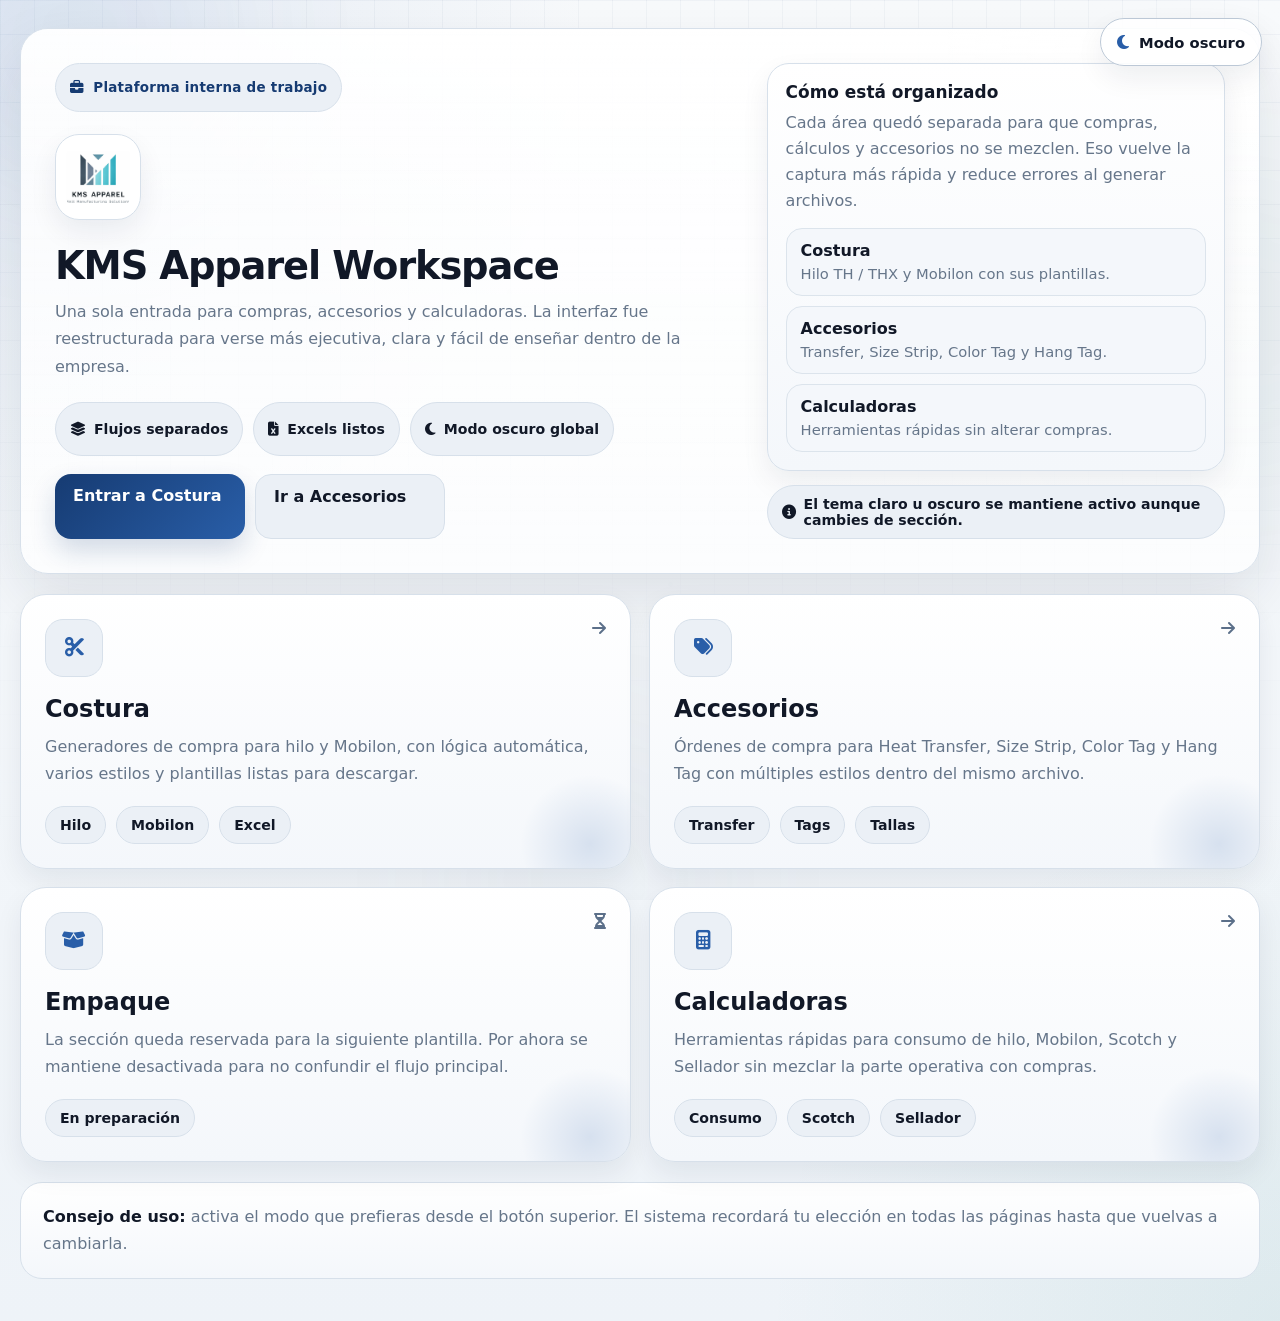
<file: inicio.html>
<!DOCTYPE html>
<html lang="es">
<head>
  <meta charset="UTF-8" />
  <meta name="viewport" content="width=device-width, initial-scale=1.0" />
  <title>KMS Apparel | Inicio</title>
  <script>document.documentElement.dataset.theme = localStorage.getItem("kms-theme") || "light";</script>
  <link rel="stylesheet" href="shared/theme.css" />
  <link rel="stylesheet" href="shared/home.css" />
  <link rel="stylesheet" href="https://cdnjs.cloudflare.com/ajax/libs/font-awesome/6.5.0/css/all.min.css" />
</head>
<body class="app-body">
  <div class="app-background" aria-hidden="true">
    <div class="bg-grid"></div>
    <div class="bg-noise"></div>
    <div class="bg-orb orb-a"></div>
    <div class="bg-orb orb-b"></div>
    <div class="bg-orb orb-c"></div>
    <div class="bg-particles" id="bgParticles"></div>
  </div>

  <button class="theme-toggle" type="button" data-theme-toggle aria-label="Cambiar a modo oscuro">
    <i class="fa-solid fa-moon"></i><span data-theme-label>Modo oscuro</span>
  </button>

  <main class="page-shell centered-shell">
    <div class="landing-shell">
      <section class="glass-panel landing-hero">
        <div class="landing-hero__grid">
          <div class="landing-copy">
            <span class="eyebrow-pill"><i class="fa-solid fa-briefcase"></i> Plataforma interna de trabajo</span>
            <div class="brand-row">
              <img src="shared/logo-kms.png" alt="KMS Apparel" class="brand-mark" />
              <div>
                <h1 class="section-heading">KMS Apparel Workspace</h1>
                <p class="section-copy">Una sola entrada para compras, accesorios y calculadoras. La interfaz fue reestructurada para verse más ejecutiva, clara y fácil de enseñar dentro de la empresa.</p>
              </div>
            </div>

            <div class="landing-points">
              <span><i class="fa-solid fa-layer-group"></i> Flujos separados</span>
              <span><i class="fa-solid fa-file-excel"></i> Excels listos</span>
              <span><i class="fa-solid fa-moon"></i> Modo oscuro global</span>
            </div>

            <div class="landing-actions">
              <a class="btn-primary" href="costura/inicio.html">Entrar a Costura</a>
              <a class="btn-secondary" href="Accesorios/index.html">Ir a Accesorios</a>
            </div>
          </div>

          <aside class="landing-side">
            <div class="side-stack">
              <h3>Cómo está organizado</h3>
              <p>Cada área quedó separada para que compras, cálculos y accesorios no se mezclen. Eso vuelve la captura más rápida y reduce errores al generar archivos.</p>
              <div class="side-list">
                <div><strong>Costura</strong><span>Hilo TH / THX y Mobilon con sus plantillas.</span></div>
                <div><strong>Accesorios</strong><span>Transfer, Size Strip, Color Tag y Hang Tag.</span></div>
                <div><strong>Calculadoras</strong><span>Herramientas rápidas sin alterar compras.</span></div>
              </div>
            </div>
            <div class="quick-note"><i class="fa-solid fa-circle-info"></i> El tema claro u oscuro se mantiene activo aunque cambies de sección.</div>
          </aside>
        </div>
      </section>

      <section class="landing-modules" aria-label="Módulos principales">
        <a class="module-card" href="costura/inicio.html">
          <div class="module-card__head">
            <span class="module-icon"><i class="fa-solid fa-scissors"></i></span>
            <span class="module-arrow"><i class="fa-solid fa-arrow-right"></i></span>
          </div>
          <div class="module-card__body">
            <h2>Costura</h2>
            <p>Generadores de compra para hilo y Mobilon, con lógica automática, varios estilos y plantillas listas para descargar.</p>
          </div>
          <div class="module-card__foot nav-card__chips">
            <span>Hilo</span><span>Mobilon</span><span>Excel</span>
          </div>
        </a>

        <a class="module-card" href="Accesorios/index.html">
          <div class="module-card__head">
            <span class="module-icon"><i class="fa-solid fa-tags"></i></span>
            <span class="module-arrow"><i class="fa-solid fa-arrow-right"></i></span>
          </div>
          <div class="module-card__body">
            <h2>Accesorios</h2>
            <p>Órdenes de compra para Heat Transfer, Size Strip, Color Tag y Hang Tag con múltiples estilos dentro del mismo archivo.</p>
          </div>
          <div class="module-card__foot nav-card__chips">
            <span>Transfer</span><span>Tags</span><span>Tallas</span>
          </div>
        </a>

        <article class="module-card nav-card--static">
          <div class="module-card__head">
            <span class="module-icon"><i class="fa-solid fa-box-open"></i></span>
            <span class="module-arrow"><i class="fa-solid fa-hourglass-half"></i></span>
          </div>
          <div class="module-card__body">
            <h2>Empaque</h2>
            <p>La sección queda reservada para la siguiente plantilla. Por ahora se mantiene desactivada para no confundir el flujo principal.</p>
          </div>
          <div class="module-card__foot nav-card__chips"><span>En preparación</span></div>
        </article>

        <a class="module-card" href="calculadora/inicio.html">
          <div class="module-card__head">
            <span class="module-icon"><i class="fa-solid fa-calculator"></i></span>
            <span class="module-arrow"><i class="fa-solid fa-arrow-right"></i></span>
          </div>
          <div class="module-card__body">
            <h2>Calculadoras</h2>
            <p>Herramientas rápidas para consumo de hilo, Mobilon, Scotch y Sellador sin mezclar la parte operativa con compras.</p>
          </div>
          <div class="module-card__foot nav-card__chips">
            <span>Consumo</span><span>Scotch</span><span>Sellador</span>
          </div>
        </a>
      </section>

      <section class="dashboard-note">
        <strong>Consejo de uso:</strong> activa el modo que prefieras desde el botón superior. El sistema recordará tu elección en todas las páginas hasta que vuelvas a cambiarla.
      </section>
    </div>
  </main>

  <script src="shared/home.js"></script>
  <script src="shared/theme.js"></script>
</body>
</html>
</file>
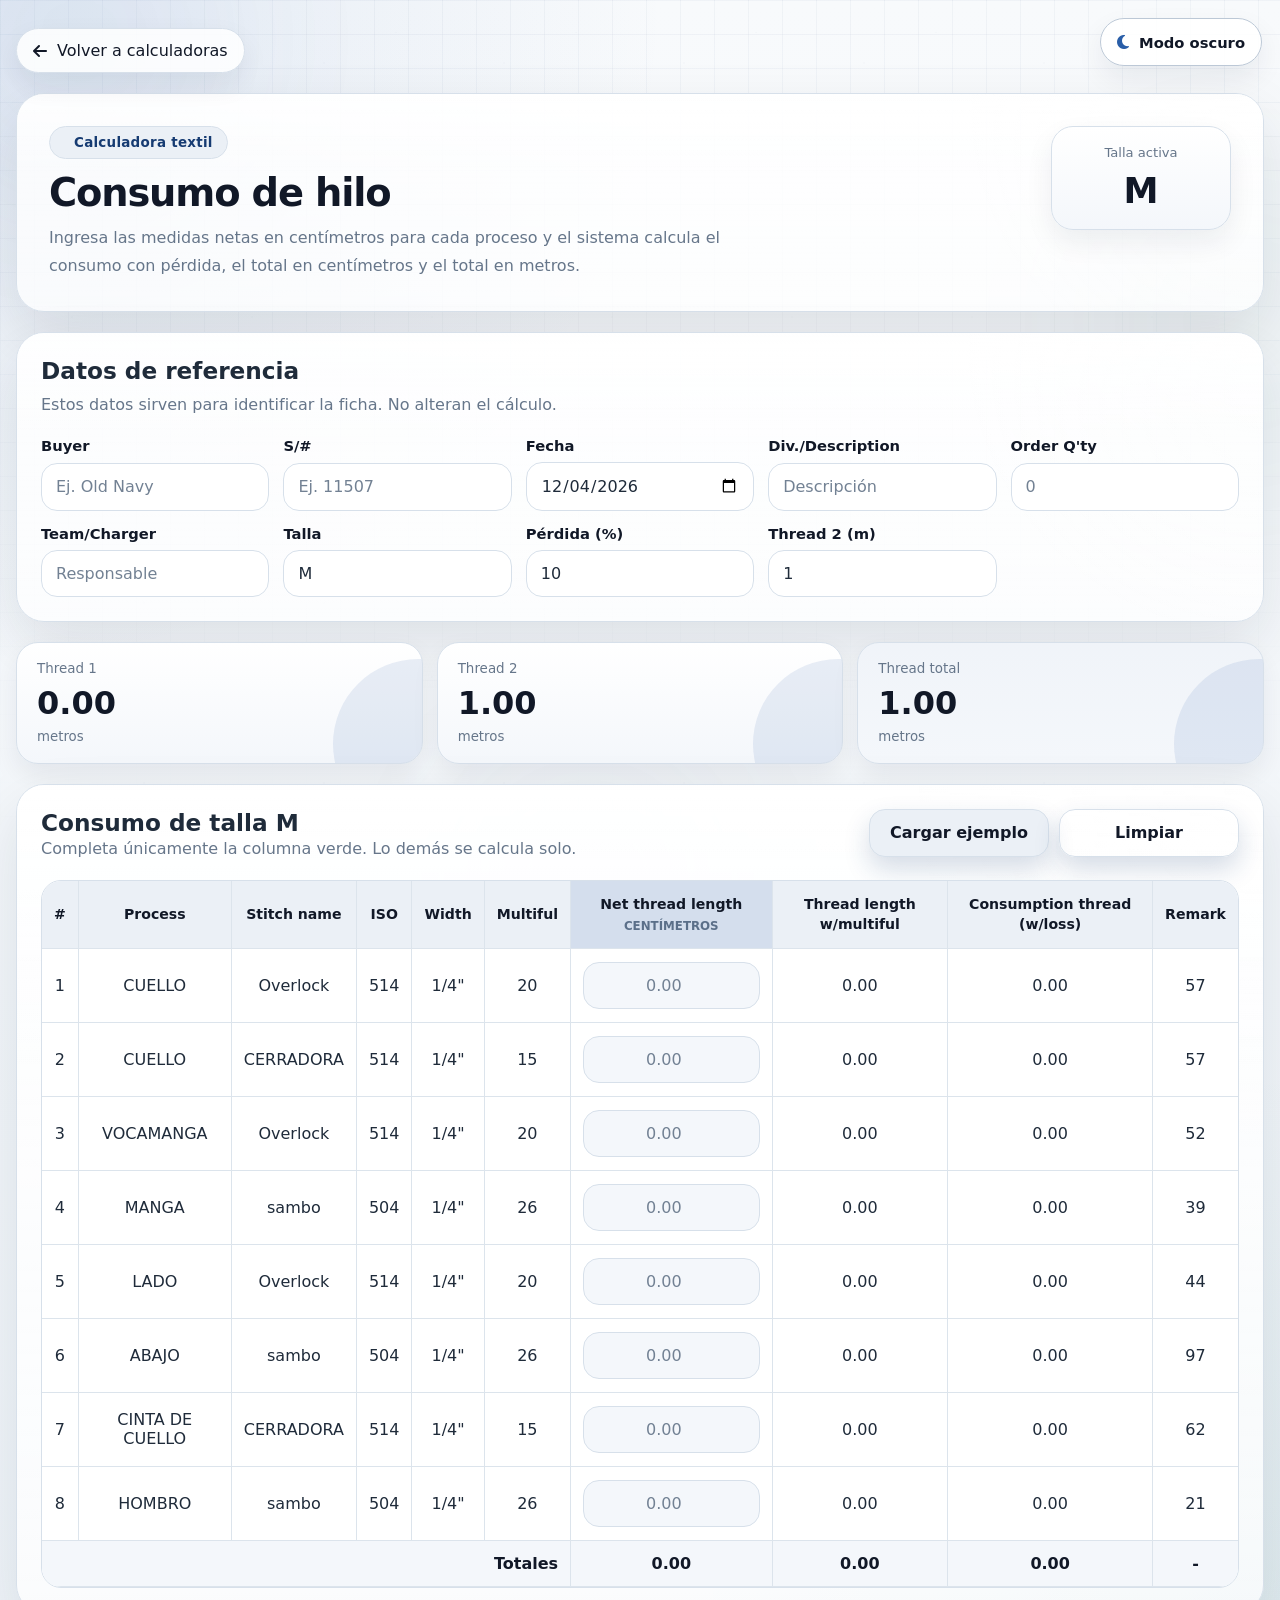
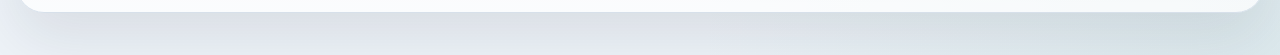
<file: calculadora/hilo.html>
<!DOCTYPE html>
<html lang="es">
<head>
  <meta charset="UTF-8" />
  <meta name="viewport" content="width=device-width, initial-scale=1.0" />
  <title>KMS Apparel | Consumo de hilo</title>
  <script>document.documentElement.dataset.theme = localStorage.getItem("kms-theme") || "light";</script>
  <link rel="stylesheet" href="../shared/theme.css" />
  <link rel="stylesheet" href="../shared/hilo.css" />
  <link rel="stylesheet" href="https://cdnjs.cloudflare.com/ajax/libs/font-awesome/6.5.0/css/all.min.css" />
</head>
<body class="app-body">
  <div class="app-background" aria-hidden="true">
    <div class="bg-grid"></div>
    <div class="bg-noise"></div>
    <div class="bg-orb orb-a"></div>
    <div class="bg-orb orb-b"></div>
    <div class="bg-orb orb-c"></div>
  </div>
  <button class="theme-toggle" type="button" data-theme-toggle aria-label="Cambiar a modo oscuro">
    <i class="fa-solid fa-moon"></i><span data-theme-label>Modo oscuro</span>
  </button>

  <main class="page-shell hilo-shell">
    <a href="inicio.html" class="back-button"><i class="fa-solid fa-arrow-left"></i> Volver a calculadoras</a>

    <section class="glass-panel hilo-hero">
      <div class="panel-inner">
        <div>
          <span class="eyebrow-pill"><i class="fa-solid fa-thread"></i> Calculadora textil</span>
          <h1 class="section-heading" style="margin-top:14px;">Consumo de hilo</h1>
          <p class="section-copy">
            Ingresa las medidas netas en centímetros para cada proceso y el sistema calcula
            el consumo con pérdida, el total en centímetros y el total en metros.
          </p>
        </div>

        <div class="hero-badge">
          <span>Talla activa</span>
          <strong id="sizePreview">M</strong>
        </div>
      </div>
    </section>

    <section class="glass-panel hilo-card">
      <div class="card-header">
        <h2>Datos de referencia</h2>
        <p>Estos datos sirven para identificar la ficha. No alteran el cálculo.</p>
      </div>

      <div class="form-grid">
        <label>
          <span>Buyer</span>
          <input type="text" id="buyer" placeholder="Ej. Old Navy" />
        </label>

        <label>
          <span>S/#</span>
          <input type="text" id="styleNo" placeholder="Ej. 11507" />
        </label>

        <label>
          <span>Fecha</span>
          <input type="date" id="date" />
        </label>

        <label>
          <span>Div./Description</span>
          <input type="text" id="description" placeholder="Descripción" />
        </label>

        <label>
          <span>Order Q'ty</span>
          <input type="number" id="orderQty" min="0" step="1" placeholder="0" />
        </label>

        <label>
          <span>Team/Charger</span>
          <input type="text" id="team" placeholder="Responsable" />
        </label>

        <label>
          <span>Talla</span>
          <input type="text" id="size" value="M" maxlength="10" />
        </label>

        <label>
          <span>Pérdida (%)</span>
          <input type="number" id="lossPercent" value="10" min="0" step="0.1" />
        </label>

        <label>
          <span>Thread 2 (m)</span>
          <input type="number" id="thread2" value="1" min="0" step="0.01" />
        </label>
      </div>
    </section>

    <section class="summary-grid">
      <article class="summary-card">
        <span>Thread 1</span>
        <strong id="thread1Meters">0.00</strong>
        <small>metros</small>
      </article>

      <article class="summary-card">
        <span>Thread 2</span>
        <strong id="thread2Meters">1.00</strong>
        <small>metros</small>
      </article>

      <article class="summary-card summary-card-accent">
        <span>Thread total</span>
        <strong id="threadTotalMeters">1.00</strong>
        <small>metros</small>
      </article>
    </section>

    <section class="glass-panel hilo-card">
      <div class="card-header card-header-inline">
        <div>
          <h2>Consumo de talla <span id="sizeTitle">M</span></h2>
          <p>Completa únicamente la columna verde. Lo demás se calcula solo.</p>
        </div>

        <div class="action-row">
          <button class="btn-secondary" id="fillExampleBtn" type="button">Cargar ejemplo</button>
          <button class="btn-ghost" id="clearBtn" type="button">Limpiar</button>
        </div>
      </div>

      <div class="table-wrap">
        <table>
          <thead>
            <tr>
              <th>#</th>
              <th>Process</th>
              <th>Stitch name</th>
              <th>ISO</th>
              <th>Width</th>
              <th>Multiful</th>
              <th class="th-net">Net thread length<br><span>CENTÍMETROS</span></th>
              <th>Thread length w/multiful</th>
              <th>Consumption thread (w/loss)</th>
              <th>Remark</th>
            </tr>
          </thead>
          <tbody id="tableBody"></tbody>
          <tfoot>
            <tr>
              <td colspan="6" class="tfoot-label">Totales</td>
              <td id="totalNet">0.00</td>
              <td id="totalWithMultiful">0.00</td>
              <td id="totalConsumption">0.00</td>
              <td>-</td>
            </tr>
          </tfoot>
        </table>
      </div>
    </section>
  </main>

  <template id="rowTemplate">
    <tr>
      <td class="col-index"></td>
      <td class="col-process"></td>
      <td class="col-stitch"></td>
      <td class="col-iso"></td>
      <td class="col-width"></td>
      <td class="col-multiful"></td>
      <td class="col-net">
        <input type="number" class="net-input" min="0" step="0.01" placeholder="0.00" />
      </td>
      <td class="col-with-multiful">0.00</td>
      <td class="col-consumption">0.00</td>
      <td class="col-remark"></td>
    </tr>
  </template>

  <script src="js/hilo.js"></script>
  <script src="../shared/theme.js"></script>
</body>
</html>
</file>
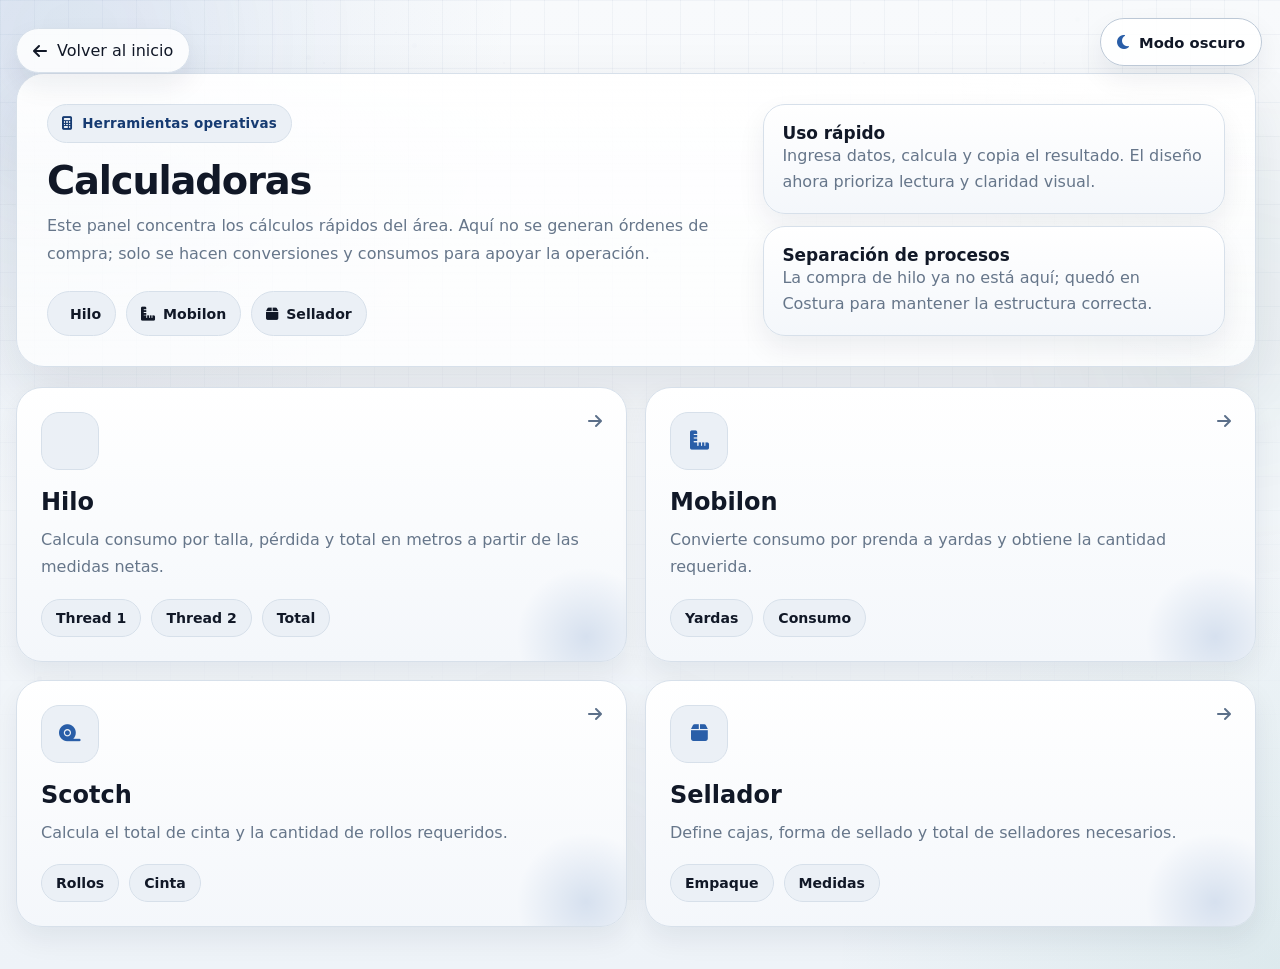
<file: calculadora/inicio.html>
<!DOCTYPE html>
<html lang="es">
<head>
  <meta charset="UTF-8" />
  <meta name="viewport" content="width=device-width, initial-scale=1.0" />
  <title>KMS Apparel | Calculadoras</title>
  <script>document.documentElement.dataset.theme = localStorage.getItem("kms-theme") || "light";</script>
  <link rel="stylesheet" href="../shared/theme.css" />
  <link rel="stylesheet" href="../shared/home.css" />
  <link rel="stylesheet" href="https://cdnjs.cloudflare.com/ajax/libs/font-awesome/6.5.0/css/all.min.css" />
</head>
<body class="app-body">
  <div class="app-background" aria-hidden="true">
    <div class="bg-grid"></div>
    <div class="bg-noise"></div>
    <div class="bg-orb orb-a"></div>
    <div class="bg-orb orb-b"></div>
    <div class="bg-orb orb-c"></div>
    <div class="bg-particles" id="bgParticles"></div>
  </div>
  <button class="theme-toggle" type="button" data-theme-toggle aria-label="Cambiar a modo oscuro">
    <i class="fa-solid fa-moon"></i><span data-theme-label>Modo oscuro</span>
  </button>

  <main class="page-shell">
    <a href="../inicio.html" class="back-button"><i class="fa-solid fa-arrow-left"></i> Volver al inicio</a>

    <div class="dashboard-shell">
      <section class="glass-panel dashboard-hero">
        <div class="panel-inner hero-layout">
          <div class="hero-brand">
            <span class="eyebrow-pill"><i class="fa-solid fa-calculator"></i> Herramientas operativas</span>
            <div class="dashboard-copy">
              <h1 class="section-heading">Calculadoras</h1>
              <p class="section-copy">
                Este panel concentra los cálculos rápidos del área. Aquí no se generan órdenes de compra; solo se hacen conversiones y consumos para apoyar la operación.
              </p>
            </div>
            <div class="hero-meta">
              <span class="meta-chip"><i class="fa-solid fa-thread"></i> Hilo</span>
              <span class="meta-chip"><i class="fa-solid fa-ruler-combined"></i> Mobilon</span>
              <span class="meta-chip"><i class="fa-solid fa-box"></i> Sellador</span>
            </div>
          </div>

          <aside class="hero-side">
            <div class="quick-card">
              <strong>Uso rápido</strong>
              <p>Ingresa datos, calcula y copia el resultado. El diseño ahora prioriza lectura y claridad visual.</p>
            </div>
            <div class="quick-card">
              <strong>Separación de procesos</strong>
              <p>La compra de hilo ya no está aquí; quedó en Costura para mantener la estructura correcta.</p>
            </div>
          </aside>
        </div>
      </section>

      <section class="dashboard-grid" aria-label="Calculadoras disponibles">
        <a class="nav-card accent-mix" href="hilo.html">
          <div class="nav-card__head">
            <span class="nav-card__icon"><i class="fa-solid fa-thread"></i></span>
            <span class="nav-card__arrow"><i class="fa-solid fa-arrow-right"></i></span>
          </div>
          <div class="nav-card__body">
            <h2 class="nav-card__title">Hilo</h2>
            <p class="nav-card__text">Calcula consumo por talla, pérdida y total en metros a partir de las medidas netas.</p>
          </div>
          <div class="nav-card__chips">
            <span>Thread 1</span>
            <span>Thread 2</span>
            <span>Total</span>
          </div>
        </a>

        <a class="nav-card accent-blue" href="mob.html">
          <div class="nav-card__head">
            <span class="nav-card__icon"><i class="fa-solid fa-ruler-combined"></i></span>
            <span class="nav-card__arrow"><i class="fa-solid fa-arrow-right"></i></span>
          </div>
          <div class="nav-card__body">
            <h2 class="nav-card__title">Mobilon</h2>
            <p class="nav-card__text">Convierte consumo por prenda a yardas y obtiene la cantidad requerida.</p>
          </div>
          <div class="nav-card__chips">
            <span>Yardas</span>
            <span>Consumo</span>
          </div>
        </a>

        <a class="nav-card accent-cyan" href="scotch.html">
          <div class="nav-card__head">
            <span class="nav-card__icon"><i class="fa-solid fa-tape"></i></span>
            <span class="nav-card__arrow"><i class="fa-solid fa-arrow-right"></i></span>
          </div>
          <div class="nav-card__body">
            <h2 class="nav-card__title">Scotch</h2>
            <p class="nav-card__text">Calcula el total de cinta y la cantidad de rollos requeridos.</p>
          </div>
          <div class="nav-card__chips">
            <span>Rollos</span>
            <span>Cinta</span>
          </div>
        </a>

        <a class="nav-card accent-pink" href="sellador.html">
          <div class="nav-card__head">
            <span class="nav-card__icon"><i class="fa-solid fa-box"></i></span>
            <span class="nav-card__arrow"><i class="fa-solid fa-arrow-right"></i></span>
          </div>
          <div class="nav-card__body">
            <h2 class="nav-card__title">Sellador</h2>
            <p class="nav-card__text">Define cajas, forma de sellado y total de selladores necesarios.</p>
          </div>
          <div class="nav-card__chips">
            <span>Empaque</span>
            <span>Medidas</span>
          </div>
        </a>
      </section>
    </div>
  </main>

  <script src="../shared/home.js"></script>
  <script src="../shared/theme.js"></script>
</body>
</html>
</file>
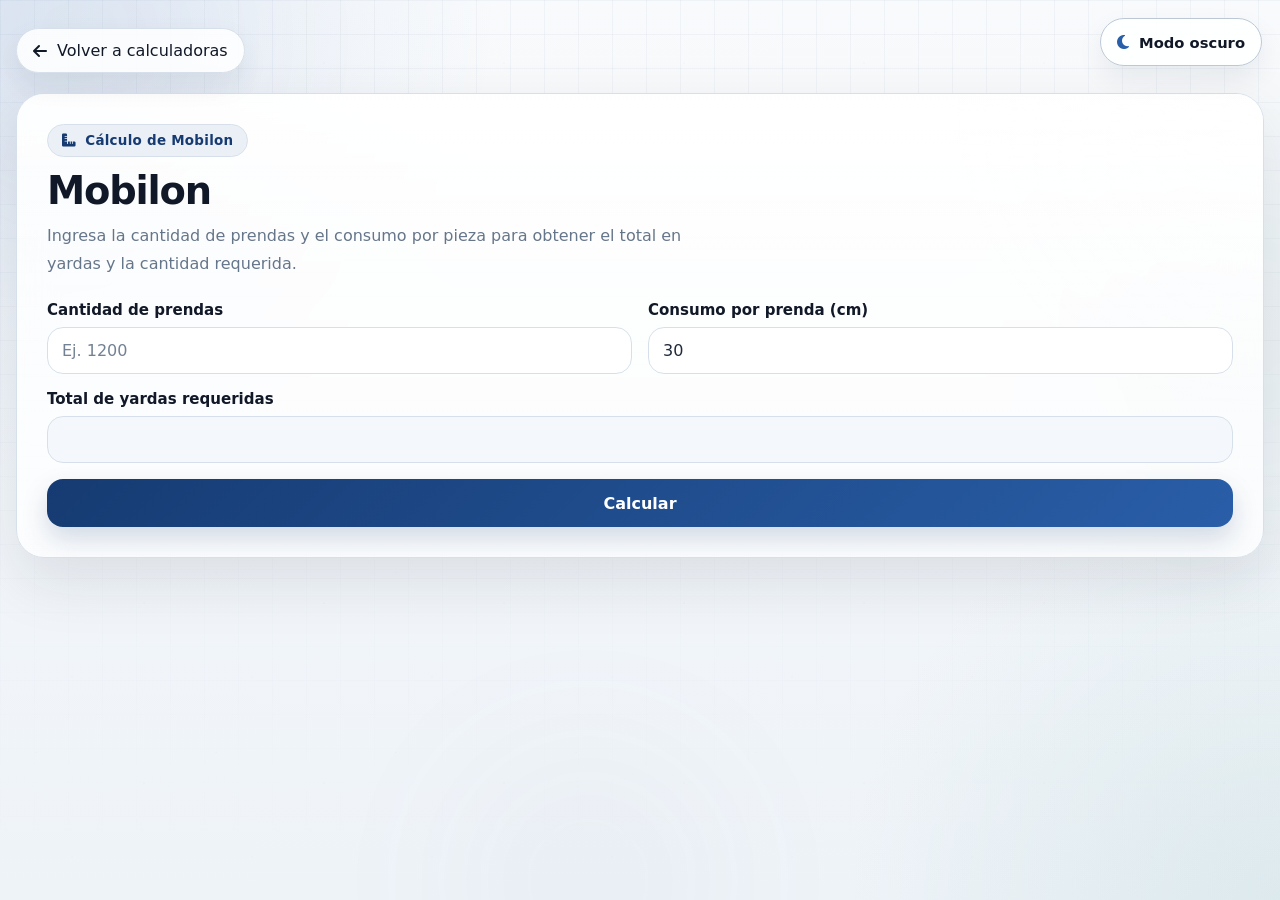
<file: calculadora/mob.html>
<!DOCTYPE html>
<html lang="es">
<head>
  <meta charset="UTF-8" />
  <meta name="viewport" content="width=device-width, initial-scale=1.0" />
  <title>KMS Apparel | Mobilon</title>
  <script>document.documentElement.dataset.theme = localStorage.getItem("kms-theme") || "light";</script>
  <link rel="stylesheet" href="../shared/theme.css" />
  <link rel="stylesheet" href="../shared/forms.css" />
  <link rel="stylesheet" href="https://cdnjs.cloudflare.com/ajax/libs/font-awesome/6.5.0/css/all.min.css" />
</head>
<body class="app-body">
  <div class="app-background" aria-hidden="true">
    <div class="bg-grid"></div>
    <div class="bg-noise"></div>
    <div class="bg-orb orb-a"></div>
    <div class="bg-orb orb-b"></div>
    <div class="bg-orb orb-c"></div>
  </div>
  <button class="theme-toggle" type="button" data-theme-toggle aria-label="Cambiar a modo oscuro">
    <i class="fa-solid fa-moon"></i><span data-theme-label>Modo oscuro</span>
  </button>

  <main class="page-shell tool-shell">
    <a href="inicio.html" class="back-button"><i class="fa-solid fa-arrow-left"></i> Volver a calculadoras</a>

    <section class="glass-panel tool-card">
      <header class="tool-header">
        <span class="eyebrow-pill"><i class="fa-solid fa-ruler-combined"></i> Cálculo de Mobilon</span>
        <div>
          <h1 class="section-heading">Mobilon</h1>
          <p class="section-copy">Ingresa la cantidad de prendas y el consumo por pieza para obtener el total en yardas y la cantidad requerida.</p>
        </div>
      </header>

      <div class="tool-grid">
        <div class="field">
          <label for="piezas">Cantidad de prendas</label>
          <input type="number" id="piezas" inputmode="numeric" placeholder="Ej. 1200" />
        </div>

        <div class="field">
          <label for="consumo">Consumo por prenda (cm)</label>
          <input type="number" id="consumo" value="30" inputmode="decimal" placeholder="0" />
        </div>

        <div class="field full">
          <label for="totalYardas">Total de yardas requeridas</label>
          <input type="number" id="totalYardas" readonly />
        </div>

        <div class="actions">
          <button type="button" onclick="calcularMobilon()">Calcular</button>
        </div>
      </div>

      <div class="result-panel" id="resultado"></div>
    </section>
  </main>

  <script src="js/mob.js"></script>
  <script src="../shared/theme.js"></script>
</body>
</html>
</file>
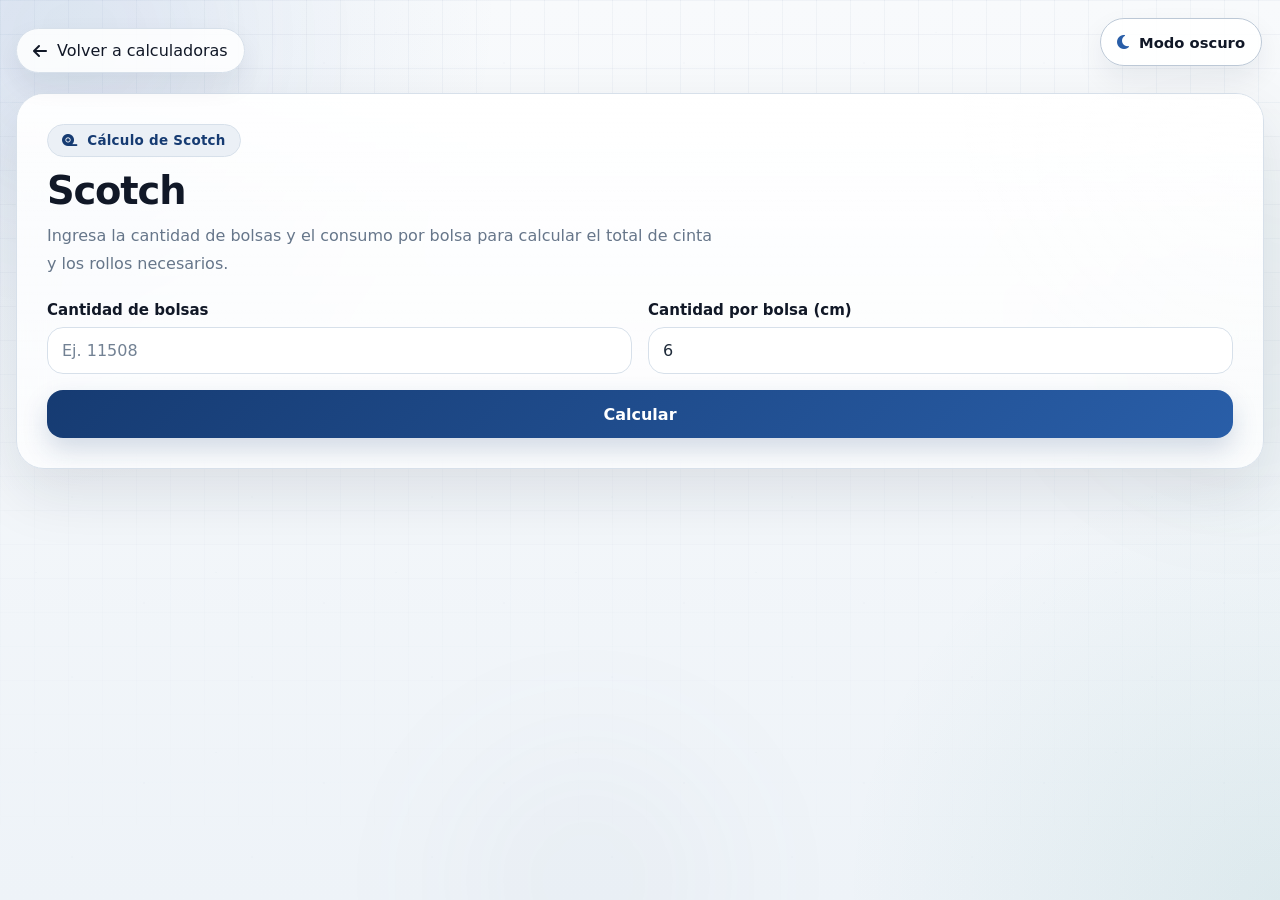
<file: calculadora/scotch.html>
<!DOCTYPE html>
<html lang="es">
<head>
  <meta charset="UTF-8" />
  <meta name="viewport" content="width=device-width, initial-scale=1.0" />
  <title>KMS Apparel | Scotch</title>
  <script>document.documentElement.dataset.theme = localStorage.getItem("kms-theme") || "light";</script>
  <link rel="stylesheet" href="../shared/theme.css" />
  <link rel="stylesheet" href="../shared/forms.css" />
  <link rel="stylesheet" href="https://cdnjs.cloudflare.com/ajax/libs/font-awesome/6.5.0/css/all.min.css" />
</head>
<body class="app-body">
  <div class="app-background" aria-hidden="true">
    <div class="bg-grid"></div>
    <div class="bg-noise"></div>
    <div class="bg-orb orb-a"></div>
    <div class="bg-orb orb-b"></div>
    <div class="bg-orb orb-c"></div>
  </div>
  <button class="theme-toggle" type="button" data-theme-toggle aria-label="Cambiar a modo oscuro">
    <i class="fa-solid fa-moon"></i><span data-theme-label>Modo oscuro</span>
  </button>

  <main class="page-shell tool-shell">
    <a href="inicio.html" class="back-button"><i class="fa-solid fa-arrow-left"></i> Volver a calculadoras</a>

    <section class="glass-panel tool-card">
      <header class="tool-header">
        <span class="eyebrow-pill"><i class="fa-solid fa-tape"></i> Cálculo de Scotch</span>
        <div>
          <h1 class="section-heading">Scotch</h1>
          <p class="section-copy">Ingresa la cantidad de bolsas y el consumo por bolsa para calcular el total de cinta y los rollos necesarios.</p>
        </div>
      </header>

      <div class="tool-grid">
        <div class="field">
          <label for="bolsas">Cantidad de bolsas</label>
          <input type="number" id="bolsas" placeholder="Ej. 11508" inputmode="numeric" />
        </div>

        <div class="field">
          <label for="cintaPorBolsa">Cantidad por bolsa (cm)</label>
          <input type="number" id="cintaPorBolsa" value="6" inputmode="decimal" />
        </div>

        <div class="actions">
          <button type="button" onclick="calcularRollos()">Calcular</button>
        </div>
      </div>

      <div class="result-panel" id="resultado"></div>
    </section>
  </main>

  <script src="js/scotch.js"></script>
  <script src="../shared/theme.js"></script>
</body>
</html>
</file>
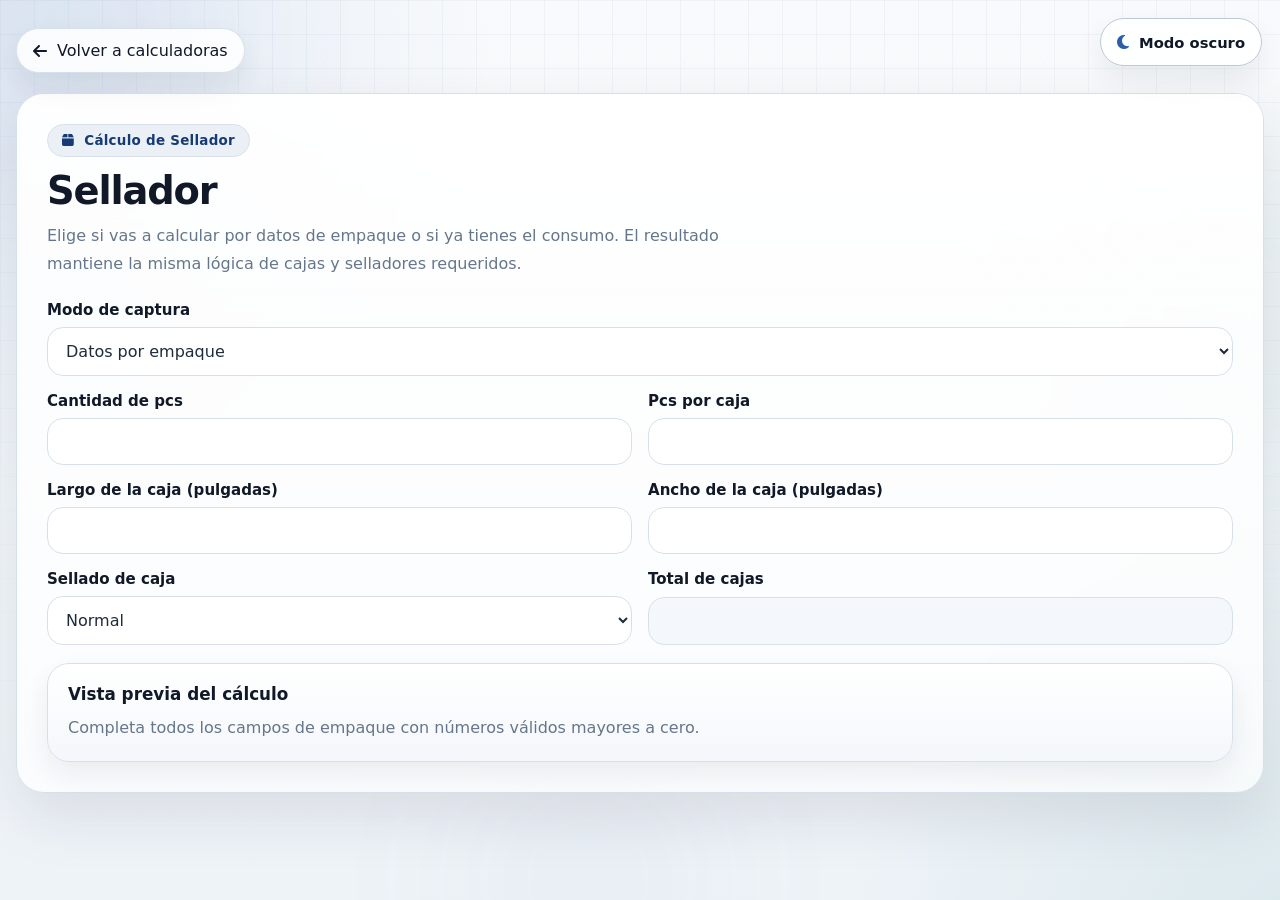
<file: calculadora/sellador.html>
<!DOCTYPE html>
<html lang="es">
<head>
  <meta charset="UTF-8" />
  <meta name="viewport" content="width=device-width, initial-scale=1.0" />
  <title>KMS Apparel | Sellador</title>
  <script>document.documentElement.dataset.theme = localStorage.getItem("kms-theme") || "light";</script>
  <link rel="stylesheet" href="../shared/theme.css" />
  <link rel="stylesheet" href="../shared/forms.css" />
  <link rel="stylesheet" href="https://cdnjs.cloudflare.com/ajax/libs/font-awesome/6.5.0/css/all.min.css" />
</head>
<body class="app-body">
  <div class="app-background" aria-hidden="true">
    <div class="bg-grid"></div>
    <div class="bg-noise"></div>
    <div class="bg-orb orb-a"></div>
    <div class="bg-orb orb-b"></div>
    <div class="bg-orb orb-c"></div>
  </div>
  <button class="theme-toggle" type="button" data-theme-toggle aria-label="Cambiar a modo oscuro">
    <i class="fa-solid fa-moon"></i><span data-theme-label>Modo oscuro</span>
  </button>

  <main class="page-shell tool-shell">
    <a href="inicio.html" class="back-button"><i class="fa-solid fa-arrow-left"></i> Volver a calculadoras</a>

    <section class="glass-panel tool-card">
      <header class="tool-header">
        <span class="eyebrow-pill"><i class="fa-solid fa-box"></i> Cálculo de Sellador</span>
        <div>
          <h1 class="section-heading">Sellador</h1>
          <p class="section-copy">Elige si vas a calcular por datos de empaque o si ya tienes el consumo. El resultado mantiene la misma lógica de cajas y selladores requeridos.</p>
        </div>
      </header>

      <div class="tool-grid">
        <div class="field full">
          <label for="modoCalculo">Modo de captura</label>
          <select id="modoCalculo">
            <option value="empaque">Datos por empaque</option>
            <option value="consumo">Ya tengo consumo</option>
          </select>
        </div>

        <div id="modoEmpaque" class="mode-block">
          <div class="sub-grid">
            <div class="field">
              <label for="piezas">Cantidad de pcs</label>
              <input type="number" id="piezas" inputmode="numeric" min="0" />
            </div>

            <div class="field">
              <label for="porCaja">Pcs por caja</label>
              <input type="number" id="porCaja" inputmode="numeric" min="0" />
            </div>

            <div class="field">
              <label for="largo">Largo de la caja (pulgadas)</label>
              <input type="number" id="largo" inputmode="decimal" min="0" step="any" />
            </div>

            <div class="field">
              <label for="ancho">Ancho de la caja (pulgadas)</label>
              <input type="number" id="ancho" inputmode="decimal" min="0" step="any" />
            </div>

            <div class="field">
              <label for="formaEmpaque">Sellado de caja</label>
              <select id="formaEmpaque">
                <option value="Normal">Normal</option>
                <option value="H">H</option>
              </select>
            </div>

            <div class="field">
              <label for="cajasCalculadas">Total de cajas</label>
              <input type="number" id="cajasCalculadas" readonly />
            </div>
          </div>
        </div>

        <div id="modoConsumo" class="mode-block hidden">
          <div class="sub-grid">
            <div class="field">
              <label for="cajasManual">Cantidad de cajas</label>
              <input type="number" id="cajasManual" inputmode="numeric" min="0" />
            </div>

            <div class="field">
              <label for="consumoManual">Consumo por caja (m)</label>
              <input type="number" id="consumoManual" inputmode="decimal" min="0" step="any" />
            </div>

            <div class="field">
              <label for="formaConsumo">Sellado de caja</label>
              <select id="formaConsumo">
                <option value="Normal">Normal</option>
                <option value="H">H</option>
              </select>
            </div>
          </div>

          <div class="helper-banner">
            <i class="fa-solid fa-circle-info"></i>
            <div>Ingresa directamente la cantidad de cajas y el consumo por caja en metros. El sistema calculará los selladores requeridos con la misma lógica de redondeo de siempre.</div>
          </div>
        </div>

      </div>

      <div class="result-panel sellador-results" id="resultado"></div>
    </section>
  </main>

  <script src="js/sellador.js"></script>
  <script src="../shared/theme.js"></script>
</body>
</html>
</file>
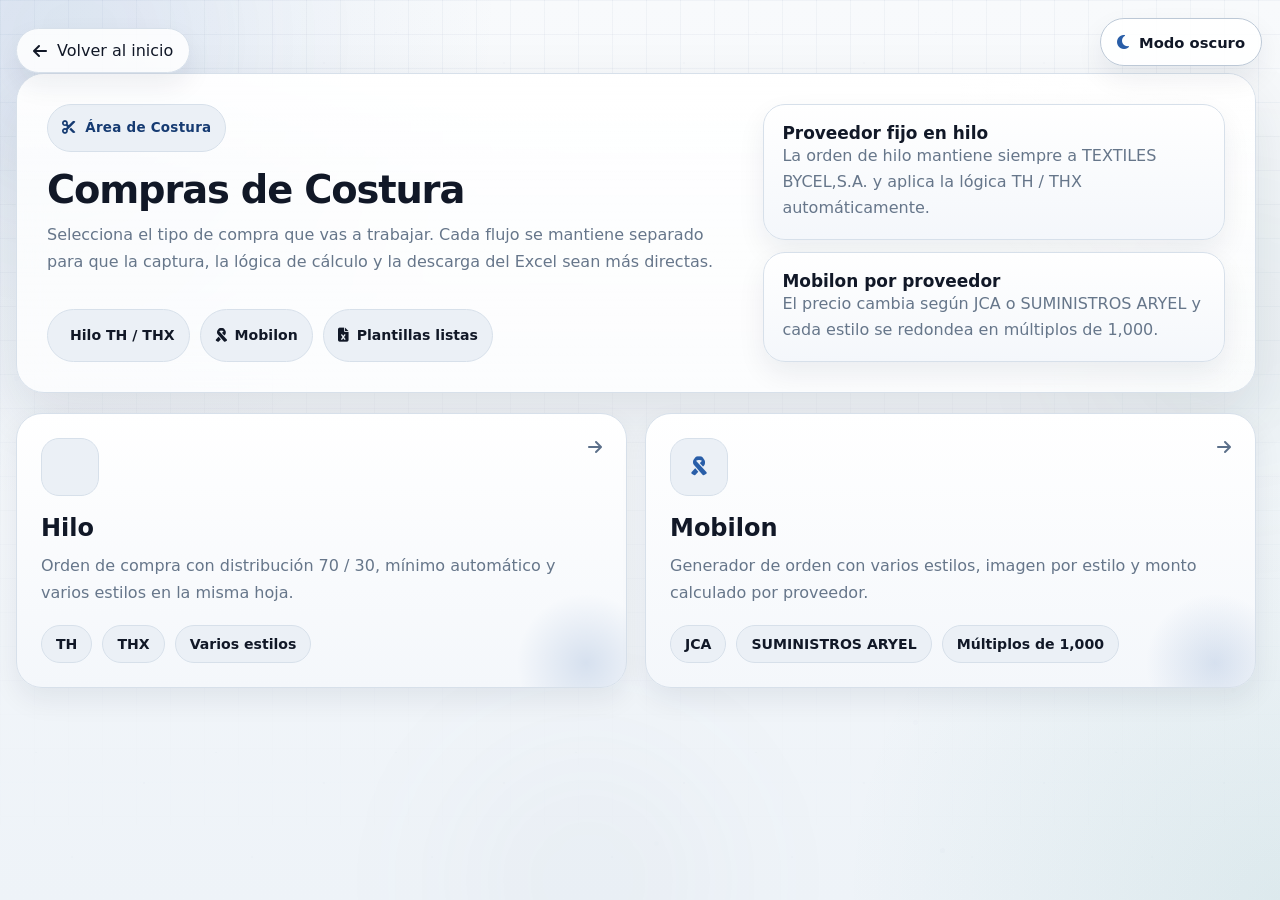
<file: costura/inicio.html>
<!DOCTYPE html>
<html lang="es">
<head>
  <meta charset="UTF-8" />
  <meta name="viewport" content="width=device-width, initial-scale=1.0" />
  <title>KMS Apparel | Costura</title>
  <script>document.documentElement.dataset.theme = localStorage.getItem("kms-theme") || "light";</script>
  <link rel="stylesheet" href="../shared/theme.css" />
  <link rel="stylesheet" href="../shared/home.css" />
  <link rel="stylesheet" href="https://cdnjs.cloudflare.com/ajax/libs/font-awesome/6.5.0/css/all.min.css" />
</head>
<body class="app-body">
  <div class="app-background" aria-hidden="true">
    <div class="bg-grid"></div>
    <div class="bg-noise"></div>
    <div class="bg-orb orb-a"></div>
    <div class="bg-orb orb-b"></div>
    <div class="bg-orb orb-c"></div>
    <div class="bg-particles" id="bgParticles"></div>
  </div>
  <button class="theme-toggle" type="button" data-theme-toggle aria-label="Cambiar a modo oscuro">
    <i class="fa-solid fa-moon"></i><span data-theme-label>Modo oscuro</span>
  </button>

  <main class="page-shell">
    <a href="../inicio.html" class="back-button"><i class="fa-solid fa-arrow-left"></i> Volver al inicio</a>

    <div class="dashboard-shell">
      <section class="glass-panel dashboard-hero">
        <div class="panel-inner hero-layout">
          <div class="hero-brand">
            <span class="eyebrow-pill"><i class="fa-solid fa-scissors"></i> Área de Costura</span>
            <div class="dashboard-copy">
              <h1 class="section-heading">Compras de Costura</h1>
              <p class="section-copy">
                Selecciona el tipo de compra que vas a trabajar. Cada flujo se mantiene separado para que la captura, la lógica de cálculo y la descarga del Excel sean más directas.
              </p>
            </div>
            <div class="hero-meta">
              <span class="meta-chip"><i class="fa-solid fa-spool"></i> Hilo TH / THX</span>
              <span class="meta-chip"><i class="fa-solid fa-ribbon"></i> Mobilon</span>
              <span class="meta-chip"><i class="fa-solid fa-file-excel"></i> Plantillas listas</span>
            </div>
          </div>

          <aside class="hero-side">
            <div class="quick-card">
              <strong>Proveedor fijo en hilo</strong>
              <p>La orden de hilo mantiene siempre a TEXTILES BYCEL,S.A. y aplica la lógica TH / THX automáticamente.</p>
            </div>
            <div class="quick-card">
              <strong>Mobilon por proveedor</strong>
              <p>El precio cambia según JCA o SUMINISTROS ARYEL y cada estilo se redondea en múltiplos de 1,000.</p>
            </div>
          </aside>
        </div>
      </section>

      <section class="dashboard-grid" aria-label="Compras de costura disponibles">
        <a class="nav-card accent-blue" href="produccion.html">
          <div class="nav-card__head">
            <span class="nav-card__icon"><i class="fa-solid fa-spool"></i></span>
            <span class="nav-card__arrow"><i class="fa-solid fa-arrow-right"></i></span>
          </div>
          <div class="nav-card__body">
            <h2 class="nav-card__title">Hilo</h2>
            <p class="nav-card__text">Orden de compra con distribución 70 / 30, mínimo automático y varios estilos en la misma hoja.</p>
          </div>
          <div class="nav-card__chips">
            <span>TH</span>
            <span>THX</span>
            <span>Varios estilos</span>
          </div>
        </a>

        <a class="nav-card accent-cyan" href="mobilon.html">
          <div class="nav-card__head">
            <span class="nav-card__icon"><i class="fa-solid fa-ribbon"></i></span>
            <span class="nav-card__arrow"><i class="fa-solid fa-arrow-right"></i></span>
          </div>
          <div class="nav-card__body">
            <h2 class="nav-card__title">Mobilon</h2>
            <p class="nav-card__text">Generador de orden con varios estilos, imagen por estilo y monto calculado por proveedor.</p>
          </div>
          <div class="nav-card__chips">
            <span>JCA</span>
            <span>SUMINISTROS ARYEL</span>
            <span>Múltiplos de 1,000</span>
          </div>
        </a>
      </section>
    </div>
  </main>

  <script src="../shared/home.js"></script>
  <script src="../shared/theme.js"></script>
</body>
</html>
</file>
<file: shared/theme.css>
:root{
  --bg:#eef3f8;
  --bg-2:#f8fafc;
  --surface:#ffffff;
  --surface-2:#f4f7fb;
  --surface-3:#ebf0f6;
  --surface-4:#e2e9f1;
  --panel:#ffffffee;
  --panel-border:#d7e0ea;
  --panel-border-strong:#bcc8d6;
  --line-soft:#dce4ec;
  --text:#1f2b3a;
  --text-strong:#111827;
  --muted:#66768a;
  --muted-strong:#4e5f72;
  --primary:#295ea8;
  --primary-strong:#163b72;
  --secondary:#5b6f89;
  --accent:#0f766e;
  --accent-soft:#e6f5f3;
  --warning:#a16207;
  --success:#0f766e;
  --danger:#be123c;
  --shadow:0 24px 60px rgba(20, 31, 50, .10);
  --shadow-soft:0 12px 28px rgba(20, 31, 50, .07);
  --radius-xl:28px;
  --radius-lg:22px;
  --radius-md:16px;
  --radius-sm:12px;
  --container:1280px;
  --transition:220ms cubic-bezier(.2,.8,.2,1);
}

html[data-theme="dark"]{
  --bg:#0b1220;
  --bg-2:#10192b;
  --surface:#10192b;
  --surface-2:#132033;
  --surface-3:#17263d;
  --surface-4:#1d304a;
  --panel:#0f1828eb;
  --panel-border:#23344b;
  --panel-border-strong:#335072;
  --line-soft:#24364e;
  --text:#e6edf8;
  --text-strong:#f8fbff;
  --muted:#9aa8bc;
  --muted-strong:#c8d4e4;
  --primary:#4d83d4;
  --primary-strong:#79a3e8;
  --secondary:#8aa0be;
  --accent:#3cc3b6;
  --accent-soft:#143a3a;
  --warning:#f4b65b;
  --success:#55d7a8;
  --danger:#ff7b98;
  --shadow:0 24px 60px rgba(0, 0, 0, .42);
  --shadow-soft:0 16px 32px rgba(0, 0, 0, .28);
}

*,*::before,*::after{box-sizing:border-box}
html{min-height:100%;scroll-behavior:smooth;color-scheme:light}
html[data-theme="dark"]{color-scheme:dark}
body{
  margin:0;
  min-height:100vh;
  font-family:Inter,"Segoe UI",system-ui,-apple-system,BlinkMacSystemFont,Arial,sans-serif;
  color:var(--text);
  background:
    radial-gradient(circle at top left, rgba(41,94,168,.10), transparent 32%),
    radial-gradient(circle at bottom right, rgba(15,118,110,.08), transparent 28%),
    linear-gradient(180deg, var(--bg-2), var(--bg));
  overflow-x:hidden;
  transition:background var(--transition), color var(--transition);
}
img{max-width:100%;display:block}
a{color:inherit;text-decoration:none}
button,input,select,textarea{font:inherit}

.app-background{position:fixed; inset:0; overflow:hidden; pointer-events:none; z-index:0}
.bg-grid,.bg-noise,.bg-particles{position:absolute; inset:0}
.bg-grid{
  background-image:
    linear-gradient(rgba(92, 118, 155, .06) 1px, transparent 1px),
    linear-gradient(90deg, rgba(92, 118, 155, .06) 1px, transparent 1px);
  background-size:34px 34px;
  mask-image:linear-gradient(180deg, rgba(0,0,0,.95), transparent 95%);
}
html[data-theme="dark"] .bg-grid{
  background-image:
    linear-gradient(rgba(140, 164, 196, .06) 1px, transparent 1px),
    linear-gradient(90deg, rgba(140, 164, 196, .06) 1px, transparent 1px);
}
.bg-noise{
  opacity:.22;
  background-image:
    radial-gradient(circle at 20% 18%, rgba(76, 100, 132, .10) 0 1px, transparent 1px),
    radial-gradient(circle at 80% 35%, rgba(76, 100, 132, .08) 0 1px, transparent 1px),
    radial-gradient(circle at 40% 76%, rgba(76, 100, 132, .06) 0 1px, transparent 1px);
  background-size:180px 180px;
}
.bg-particles span{
  position:absolute; width:5px; height:5px; border-radius:50%;
  background:rgba(56, 92, 142, .14); animation:particleFloat linear infinite;
}
html[data-theme="dark"] .bg-particles span{background:rgba(127, 166, 222, .12)}
.bg-orb{position:absolute; border-radius:50%; filter:blur(80px); opacity:.35}
.orb-a{width:320px;height:320px;top:-120px;left:-80px;background:rgba(67,117,196,.18)}
.orb-b{width:320px;height:320px;right:-120px;top:18%;background:rgba(29,108,101,.12)}
.orb-c{width:280px;height:280px;left:35%;bottom:-120px;background:rgba(117,134,157,.12)}
html[data-theme="dark"] .orb-a{background:rgba(57,130,246,.16)}
html[data-theme="dark"] .orb-b{background:rgba(45,212,191,.12)}
html[data-theme="dark"] .orb-c{background:rgba(100,116,139,.10)}

.page-shell{
  position:relative; z-index:1;
  width:min(var(--container), calc(100% - 32px));
  margin-inline:auto; padding:28px 0 42px;
}
.page-shell.centered-shell{min-height:100vh; display:flex; align-items:center; justify-content:center}

.glass-panel,.card{
  position:relative;
  background:linear-gradient(180deg, rgba(255,255,255,.88), rgba(255,255,255,.72));
  backdrop-filter:blur(18px);
  -webkit-backdrop-filter:blur(18px);
  border:1px solid var(--panel-border);
  border-radius:var(--radius-xl);
  box-shadow:var(--shadow);
  overflow:hidden;
  transition:background var(--transition), border-color var(--transition), box-shadow var(--transition), transform var(--transition);
}
html[data-theme="dark"] .glass-panel,
html[data-theme="dark"] .card{
  background:linear-gradient(180deg, rgba(16,25,43,.92), rgba(11,18,32,.88));
}
.glass-panel::before,.card::before{
  content:""; position:absolute; inset:0;
  background:
    linear-gradient(180deg, rgba(255,255,255,.6), transparent 34%),
    radial-gradient(circle at top right, rgba(255,255,255,.38), transparent 24%);
  pointer-events:none;
}
html[data-theme="dark"] .glass-panel::before,
html[data-theme="dark"] .card::before{
  background:
    linear-gradient(180deg, rgba(255,255,255,.06), transparent 32%),
    radial-gradient(circle at top right, rgba(121,163,232,.08), transparent 22%);
}
.panel-inner{position:relative; z-index:1}

.eyebrow-pill{
  display:inline-flex; align-items:center; gap:10px; width:max-content;
  padding:8px 14px; border-radius:999px; background:var(--surface-3);
  border:1px solid var(--panel-border); color:var(--primary-strong);
  font-weight:700; font-size:.84rem; letter-spacing:.02em;
}
.section-heading{
  margin:0; color:var(--text-strong); font-size:clamp(2rem, 3vw, 3.25rem);
  line-height:1.02; letter-spacing:-.03em;
}
.section-copy{margin:12px 0 0; color:var(--muted); line-height:1.72; font-size:1rem}

.top-utility{
  display:flex; align-items:center; justify-content:space-between; gap:12px; margin-bottom:14px;
}
.back-button{
  position:sticky; top:14px; z-index:20; display:inline-flex; align-items:center; gap:10px;
  width:max-content; padding:12px 16px; border-radius:999px; border:1px solid var(--panel-border);
  background:rgba(255,255,255,.86); color:var(--text-strong); box-shadow:var(--shadow-soft);
}
html[data-theme="dark"] .back-button{background:rgba(16,25,43,.88)}
.back-button:hover{transform:translateY(-1px); border-color:var(--panel-border-strong)}

.theme-toggle{
  position:fixed; right:18px; top:18px; z-index:30;
  display:inline-flex; align-items:center; gap:10px;
  min-height:48px; padding:12px 16px; border-radius:999px;
  border:1px solid var(--panel-border-strong);
  background:rgba(255,255,255,.88); color:var(--text-strong);
  box-shadow:var(--shadow-soft); cursor:pointer;
}
html[data-theme="dark"] .theme-toggle{background:rgba(16,25,43,.92)}
.theme-toggle i{color:var(--primary); font-size:1rem}
.theme-toggle span{font-weight:800; font-size:.92rem}
.theme-toggle:hover{transform:translateY(-1px)}
.theme-toggle:focus-visible{outline:3px solid color-mix(in srgb, var(--primary) 35%, transparent)}

.btn,.btn-primary,.btn-secondary,.btn-ghost,button{
  border:none; border-radius:16px; cursor:pointer;
  transition:transform var(--transition), box-shadow var(--transition), background var(--transition), border-color var(--transition), color var(--transition);
}
.btn-primary,button,.btn-secondary,.btn-ghost{min-height:48px; padding:12px 18px; font-weight:800}
.btn-primary,button{
  color:#fff; background:linear-gradient(135deg, var(--primary-strong), var(--primary));
  box-shadow:0 12px 26px rgba(23,59,114,.18);
}
.btn-primary:hover,button:hover{transform:translateY(-1px); box-shadow:0 16px 28px rgba(23,59,114,.22)}
.btn-secondary{
  color:var(--text-strong); background:var(--surface-3);
  border:1px solid var(--panel-border);
}
.btn-secondary:hover{transform:translateY(-1px); border-color:var(--panel-border-strong)}
.btn-ghost{color:var(--text-strong); background:transparent; border:1px solid var(--panel-border)}
.btn-ghost:hover{transform:translateY(-1px); background:var(--surface-2)}

input,select,textarea{
  width:100%; padding:13px 14px; color:var(--text); background:var(--surface);
  border:1px solid var(--panel-border); border-radius:16px; outline:none;
  transition:border-color var(--transition), box-shadow var(--transition), background var(--transition);
}
input::placeholder,textarea::placeholder{color:color-mix(in srgb, var(--muted) 92%, transparent)}
input:focus,select:focus,textarea:focus{
  border-color:color-mix(in srgb, var(--primary) 48%, white 6%);
  box-shadow:0 0 0 4px color-mix(in srgb, var(--primary) 16%, transparent);
}
input[readonly]{background:var(--surface-2); color:var(--muted-strong)}
select{appearance:auto}
.hidden{display:none !important}

.table-wrap,.table,.plusTable{
  background:var(--surface);
}

@keyframes particleFloat{from{transform:translate3d(0,0,0); opacity:.05} 50%{opacity:.16} to{transform:translate3d(0,-42px,0); opacity:0}}
@keyframes riseIn{from{opacity:0; transform:translateY(20px)} to{opacity:1; transform:translateY(0)}}

@media (max-width:720px){
  .page-shell{width:min(var(--container), calc(100% - 18px)); padding:18px 0 28px}
  .back-button{padding:11px 14px}
  .theme-toggle{right:12px; top:12px; padding:11px 14px}
  .theme-toggle span{display:none}
}


html.theme-switching *,
html.theme-switching *::before,
html.theme-switching *::after{
  transition:
    background-color 380ms ease,
    color 380ms ease,
    border-color 380ms ease,
    box-shadow 380ms ease,
    fill 380ms ease,
    stroke 380ms ease,
    opacity 380ms ease !important;
}
</file>
<file: shared/home.css>
.landing-shell,.dashboard-shell{display:grid; gap:20px; width:min(1240px,100%); animation:riseIn .55s ease both}
.landing-hero{padding:34px}
.landing-hero__grid{position:relative; z-index:1; display:grid; grid-template-columns:minmax(0,1.2fr) minmax(280px,.8fr); gap:24px; align-items:stretch}
.landing-copy{display:grid; gap:18px}
.brand-row{display:flex; align-items:center; gap:18px; flex-wrap:wrap}
.brand-mark{width:86px; height:86px; object-fit:contain; border-radius:24px; padding:10px; background:var(--surface); border:1px solid var(--panel-border); box-shadow:var(--shadow-soft)}
.section-subcopy{margin:0; color:var(--muted); line-height:1.65; max-width:68ch}
.landing-actions,.hero-meta,.quick-list,.nav-card__chips,.landing-points{display:flex; flex-wrap:wrap; gap:10px}
.quick-note,.landing-points span,.meta-chip,.nav-card__chips span,.nav-card__chips a{
  display:inline-flex; align-items:center; gap:8px; padding:10px 14px; border-radius:999px;
  background:var(--surface-3); border:1px solid var(--panel-border); color:var(--text-strong); font-weight:700; font-size:.88rem;
}
.landing-actions a{min-width:190px; justify-content:center}
.landing-side{display:grid; gap:14px; align-content:start}
.side-stack,.quick-card{
  padding:18px; border-radius:22px; border:1px solid var(--panel-border);
  background:linear-gradient(180deg, var(--surface), var(--surface-2)); box-shadow:var(--shadow-soft);
}
.side-stack h3,.quick-card strong{margin:0 0 8px; color:var(--text-strong); font-size:1.06rem}
.side-stack p,.quick-card p{margin:0; color:var(--muted); line-height:1.62}
.side-list{display:grid; gap:10px; margin-top:14px}
.side-list div{padding:12px 14px; border-radius:16px; border:1px solid var(--line-soft); background:var(--surface-2)}
.side-list strong{display:block; margin-bottom:4px; color:var(--text-strong)}
.side-list span{color:var(--muted); font-size:.92rem}
.landing-modules,.dashboard-grid{display:grid; grid-template-columns:repeat(2,minmax(0,1fr)); gap:18px}
.module-card,.nav-card{
  position:relative; min-height:230px; padding:24px; display:grid; gap:18px; align-content:space-between;
  border-radius:26px; border:1px solid var(--panel-border); background:linear-gradient(180deg, var(--surface), var(--surface-2));
  box-shadow:var(--shadow-soft); overflow:hidden; transition:transform var(--transition), border-color var(--transition), box-shadow var(--transition);
  opacity:0; transform:translateY(14px); animation:cardIn .5s ease forwards; animation-delay:var(--delay,0ms);
}
.module-card::after,.nav-card::after{content:""; position:absolute; inset:auto -30px -46px auto; width:140px; height:140px; border-radius:50%; background:radial-gradient(circle, color-mix(in srgb, var(--primary) 15%, transparent), transparent 70%)}
.module-card:hover,.nav-card:hover{transform:translateY(-3px); border-color:var(--panel-border-strong); box-shadow:0 18px 34px rgba(15,23,42,.11)}
.module-card__head,.nav-card__head{display:flex; align-items:flex-start; justify-content:space-between; gap:16px; position:relative; z-index:1}
.module-icon,.nav-card__icon{
  width:58px; height:58px; display:inline-flex; align-items:center; justify-content:center;
  border-radius:18px; background:var(--surface-3); border:1px solid var(--panel-border); color:var(--primary); font-size:1.2rem;
}
.module-arrow,.nav-card__arrow{color:var(--secondary); font-size:1rem}
.module-card__body,.nav-card__body{display:grid; gap:10px; position:relative; z-index:1}
.module-card__body h2,.nav-card__title{margin:0; font-size:1.5rem; color:var(--text-strong)}
.module-card__body p,.nav-card__text{margin:0; color:var(--muted); line-height:1.72}
.module-card__foot,.nav-card__chips{position:relative; z-index:1}
.dashboard-hero{padding:30px}
.dashboard-hero .panel-inner{display:grid; gap:24px}
.hero-layout{display:grid; grid-template-columns:minmax(0,1.2fr) minmax(250px,.8fr); gap:24px; align-items:stretch}
.hero-brand{display:grid; gap:18px}
.hero-brand__top{display:flex; align-items:center; gap:18px; flex-wrap:wrap}
.hero-logo{width:84px; height:84px; object-fit:contain; border-radius:24px; padding:10px; background:var(--surface); border:1px solid var(--panel-border); box-shadow:var(--shadow-soft)}
.dashboard-copy{max-width:70ch}
.hero-side{display:grid; gap:12px; align-content:start}
.quick-list{padding:0; margin:0; list-style:none; display:grid; gap:10px}
.quick-list li{display:flex; gap:12px; align-items:flex-start; padding:14px 16px; border-radius:18px; background:var(--surface-2); border:1px solid var(--panel-border)}
.quick-list li i{color:var(--primary); margin-top:2px}
.dashboard-note{padding:20px 22px; border-radius:22px; border:1px solid var(--panel-border); background:linear-gradient(180deg,var(--surface),var(--surface-2)); color:var(--muted); line-height:1.72}
.dashboard-note strong{color:var(--text-strong)}
.nav-card--static{cursor:default}
.nav-card__chips a:hover,.nav-card__chips span:hover{border-color:var(--panel-border-strong)}

@keyframes cardIn{from{opacity:0; transform:translateY(14px)} to{opacity:1; transform:translateY(0)}}

@media (max-width:980px){.landing-hero__grid,.hero-layout,.landing-modules,.dashboard-grid{grid-template-columns:1fr}}
@media (max-width:720px){.landing-hero,.dashboard-hero{padding:22px 18px}.module-card,.nav-card{min-height:auto; padding:20px 18px; border-radius:22px}.landing-actions a{min-width:0; width:100%}.brand-mark,.hero-logo{width:74px;height:74px}}
</file>
<file: shared/hilo.css>
.hilo-shell{display:grid; gap:20px; animation:riseIn .55s ease both}
.hilo-hero{padding:32px}
.hilo-hero .panel-inner{display:grid; grid-template-columns:minmax(0,1fr) 180px; gap:18px; align-items:start}
.hilo-hero .section-copy{max-width:72ch}
.hero-badge{padding:18px 16px; border-radius:22px; text-align:center; background:linear-gradient(180deg,var(--surface),var(--surface-2)); border:1px solid var(--panel-border); box-shadow:var(--shadow-soft)}
.hero-badge span{display:block; color:var(--muted); font-size:.82rem; margin-bottom:10px}
.hero-badge strong{font-size:2.2rem; color:var(--text-strong)}
.hilo-card{padding:24px}
.card-header{display:grid; gap:8px; margin-bottom:18px; position:relative; z-index:1}
.card-header-inline{display:flex; align-items:flex-start; justify-content:space-between; gap:18px}
.card-header h2{margin:0; font-size:clamp(1.15rem,2vw,1.45rem)}
.card-header p{margin:0; color:var(--muted); line-height:1.65}
.form-grid{position:relative; z-index:1; display:grid; grid-template-columns:repeat(auto-fit,minmax(210px,1fr)); gap:14px}
.form-grid label{display:grid; gap:8px}
.form-grid label span{color:var(--text-strong); font-weight:700; font-size:.92rem}
.summary-grid{display:grid; grid-template-columns:repeat(3,minmax(0,1fr)); gap:14px}
.summary-card,.summary-card-accent{padding:18px 20px; border-radius:22px; border:1px solid var(--panel-border); background:linear-gradient(180deg,var(--surface),var(--surface-2)); box-shadow:var(--shadow-soft); position:relative; overflow:hidden}
.summary-card::after{content:""; position:absolute; inset:auto -20% -55% auto; width:170px; height:170px; border-radius:50%; background:color-mix(in srgb, var(--primary) 10%, transparent)}
.summary-card span,.summary-card small{position:relative; z-index:1}
.summary-card span{display:block; color:var(--muted); font-size:.84rem; margin-bottom:8px}
.summary-card strong{position:relative; z-index:1; display:block; font-size:clamp(1.55rem,2.5vw,2.3rem); margin-bottom:4px; color:var(--text-strong)}
.summary-card small{color:var(--muted)}
.summary-card-accent{background:linear-gradient(180deg, color-mix(in srgb, var(--primary) 7%, var(--surface)), var(--surface-2))}
.action-row{display:flex; flex-wrap:wrap; gap:10px}
.action-row .btn-secondary,.action-row .btn-ghost{min-width:180px}
.table-wrap{position:relative; z-index:1; overflow:auto; border-radius:20px; border:1px solid var(--panel-border); background:var(--surface)}
table{width:100%; min-width:960px; border-collapse:separate; border-spacing:0}
th,td{padding:13px 12px; text-align:center; border-right:1px solid var(--line-soft); border-bottom:1px solid var(--line-soft)}
th:last-child,td:last-child{border-right:none}
thead th{position:sticky; top:0; z-index:2; background:var(--surface-3); color:var(--text-strong); font-size:.88rem; line-height:1.45}
thead th.th-net{background:color-mix(in srgb, var(--primary) 12%, var(--surface-3))}
thead th span{display:block; color:var(--secondary); font-size:.74rem; font-weight:700; margin-top:3px}
tbody td{background:var(--surface); color:var(--text)}
tbody td input{min-width:90px; text-align:center; background:var(--surface-2)}
tfoot td{background:var(--surface-2); font-weight:800; color:var(--text-strong)}
.tfoot-label{text-align:right}
@media (max-width:900px){.hilo-hero .panel-inner,.card-header-inline{grid-template-columns:1fr; flex-direction:column}.summary-grid{grid-template-columns:1fr}}
@media (max-width:620px){.hilo-hero,.hilo-card{padding:20px 16px}.action-row>*{width:100%}}
</file>
<file: shared/forms.css>
.tool-shell{display:grid; gap:20px; animation:riseIn .55s ease both}
.tool-card{padding:30px}
.tool-header{display:grid; gap:14px; margin-bottom:24px; position:relative; z-index:1}
.tool-header .section-copy{max-width:66ch}
.tool-grid{display:grid; grid-template-columns:repeat(2,minmax(0,1fr)); gap:16px; position:relative; z-index:1}
.field{display:grid; gap:8px}
.field label,.field span{color:var(--text-strong); font-weight:700; font-size:.94rem}
.field.full{grid-column:1 / -1}
.actions{grid-column:1 / -1; display:flex; gap:12px; flex-wrap:wrap}
.actions>*{flex:1 1 220px}
.result-panel{
  position:relative; z-index:1; margin-top:18px;
}
.result-panel:empty{display:none}
.sellador-results{display:grid; gap:14px}
.result-summary-grid{display:grid; grid-template-columns:repeat(4, minmax(0, 1fr)); gap:14px}
.result-metric-card{
  padding:18px 20px; border-radius:22px; border:1px solid var(--panel-border);
  background:linear-gradient(180deg, var(--surface), var(--surface-2)); box-shadow:var(--shadow-soft);
  position:relative; overflow:hidden;
}
.result-metric-card::after{content:""; position:absolute; inset:auto -18% -52% auto; width:160px; height:160px; border-radius:50%; background:color-mix(in srgb, var(--primary) 10%, transparent)}
.result-metric-card>*{position:relative; z-index:1}
.result-metric-card span{display:block; color:var(--muted); font-size:.84rem; margin-bottom:8px}
.result-metric-card strong{display:block; color:var(--text-strong); font-size:clamp(1.15rem, 2.5vw, 1.9rem); margin-bottom:4px}
.result-metric-card small{color:var(--muted); line-height:1.5}
.result-metric-card-accent{background:linear-gradient(180deg, color-mix(in srgb, var(--primary) 8%, var(--surface)), var(--surface-2))}
.result-detail-grid{display:grid; grid-template-columns:1fr; gap:14px}
.result-detail-card,.result-placeholder-card{
  padding:20px; border-radius:22px; border:1px solid var(--panel-border);
  background:linear-gradient(180deg, var(--surface), var(--surface-2)); box-shadow:var(--shadow-soft);
}
.result-detail-card strong,.result-placeholder-card strong{display:block; color:var(--text-strong); font-size:1.05rem; margin-bottom:10px}
.result-detail-card p,.result-placeholder-card p{margin:0; color:var(--muted); line-height:1.7}
.result-detail-meta{display:grid; grid-template-columns:repeat(2, minmax(0, 1fr)); gap:10px; margin-top:16px}
.result-detail-row{display:flex; align-items:center; justify-content:space-between; gap:12px; padding:12px 14px; border-radius:16px; background:var(--surface-2); border:1px solid var(--line-soft)}
.result-detail-row span{color:var(--muted); font-size:.92rem}
.result-detail-row strong{margin:0; font-size:.95rem; text-align:right}
@media (max-width:980px){.result-summary-grid{grid-template-columns:repeat(2, minmax(0, 1fr))}.result-detail-meta{grid-template-columns:1fr}}
@media (max-width:760px){.tool-card{padding:22px 16px}.tool-grid{grid-template-columns:1fr}.actions>*{flex:1 1 100%}.result-summary-grid{grid-template-columns:1fr}}

.field-note{margin-top:6px; color:var(--muted); line-height:1.6; font-size:.92rem}
.mode-block{display:grid; gap:16px; grid-column:1 / -1}
.helper-banner{
  display:flex; align-items:flex-start; gap:10px; padding:14px 16px;
  border-radius:16px; border:1px solid var(--panel-border); background:var(--surface-2);
  color:var(--muted-strong); line-height:1.65; box-shadow:var(--shadow-soft);
}
.helper-banner i{margin-top:3px; color:var(--primary)}
.sub-grid{display:grid; grid-template-columns:repeat(2,minmax(0,1fr)); gap:16px}
.sub-grid .field.full{grid-column:1 / -1}
@media (max-width:760px){.sub-grid{grid-template-columns:1fr}}
</file>
